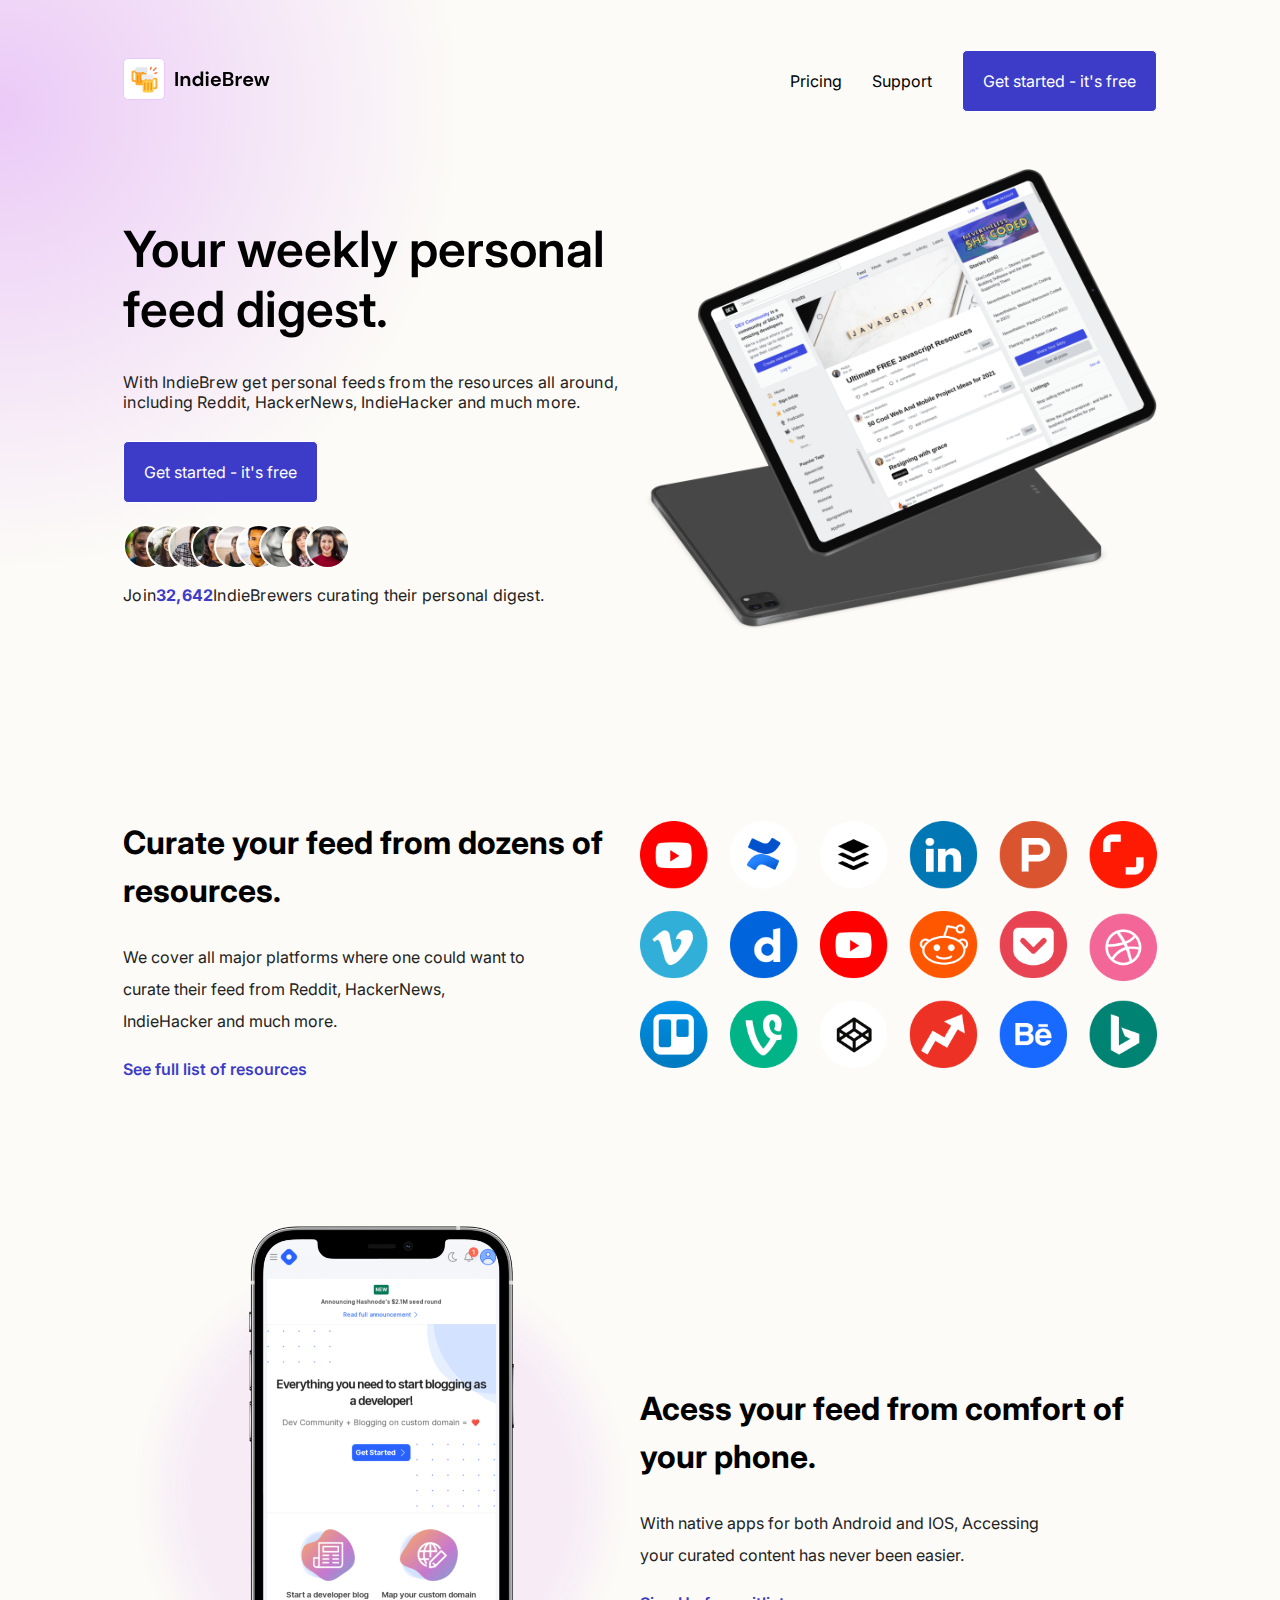
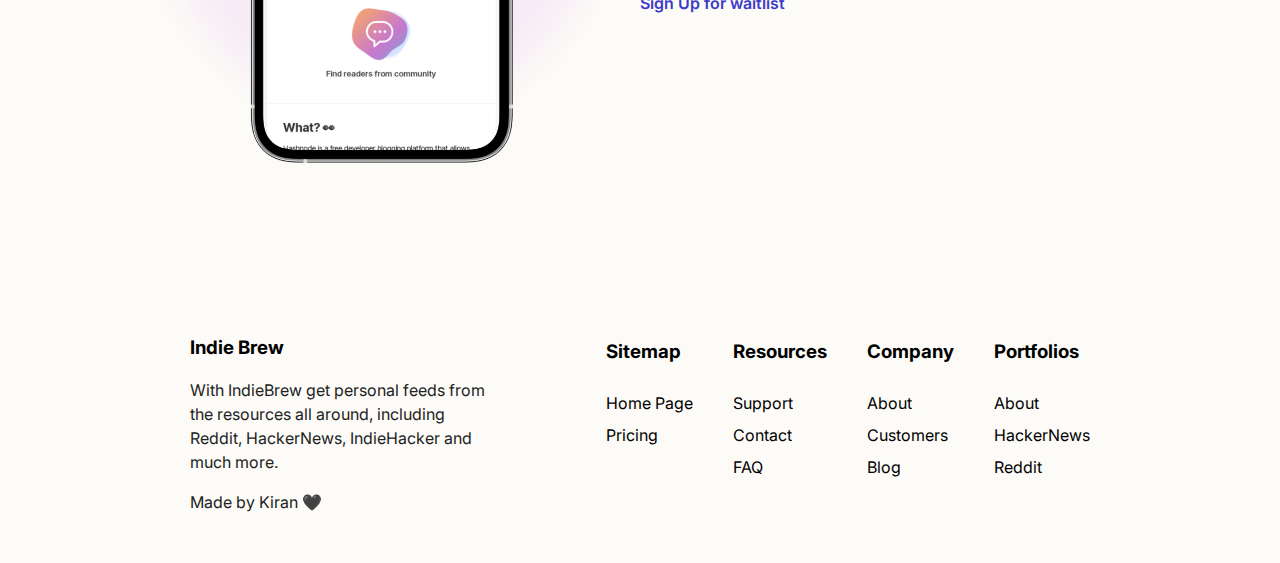
<file: index.html>
<!DOCTYPE html>
<html lang="en">
  <head>
    <meta charset="UTF-8" />
    <meta http-equiv="X-UA-Compatible" content="IE=edge" />
    <link rel="stylesheet" href="IndieBrew.css" />
    <meta name="viewport" content="width=device-width, initial-scale=1.0" />
    <title>IndieBrew Landing Page</title>
  </head>
  <body>
    <!-- ========== Header start========== -->

    <header>
      <!-- ===== Navigation start ===== -->

      <nav>
        <div class="logo">
          <img
            src="IndieBrew Starter Files\Assets\Logo.svg"
            alt="Indiebrew Logo"
          />
        </div>
 
        <div class="menu">
          <img
            class="menu-btn"
            src="IndieBrew Starter Files\Assets\Hamburger Menu.svg"
            alt="menu button"
          />
          <ul class="nav-links">
            <li><a>Pricing</a></li>
            <li><a>Support</a></li>
            <li><button  onclick="location.href='IndieBrew-signin.html'">Get started - it's free</button></li>
          </ul>
        </div>
      </nav>

      <!-- ===== Navigation ends ===== -->

      <!-- ===== Hero section starts ===== -->

      <main class="hero">
        <div class="leftHero">
          <h1>Your weekly personal feed digest.</h1>
          <p>
            With IndieBrew get personal feeds from the resources all around,
            including Reddit, HackerNews, IndieHacker and much more.
          </p>
          <button onclick="location.href='IndieBrew-signin.html'">Get started - it's free</button>
          <img
            src="IndieBrew Starter Files\Assets\User Avatars.svg"
            alt="Images of people using IndieBrew"
          />
          <p>
            Join<span><strong>32,642</strong></span
            >IndieBrewers curating their personal digest.
          </p>
        </div>

        <div class="rightHero">
          <img
            src="IndieBrew Starter Files\Assets\Feed Mockup.png"
            alt="tablet image with IndieBrew feed"
          />
        </div>
      </main>

      <!-- ===== Hero section ends ===== -->
    </header>

    <!-- ========== Header ends ========== -->

    <!-- ========== Section starts ========== -->

    <section class="infoSection">
      <div class="infoTextFirst">
        <h2>Curate your feed from dozens of resources.</h2>
        <p>
          We cover all major platforms where one could want to curate their feed
          from Reddit, HackerNews, IndieHacker and much more.
        </p>
        <p><a>See full list of resources</a></p>
      </div>
      <div class="infoLogos">
        <img
          src="IndieBrew Starter Files\Assets\Social Media Icons.png"
          alt="social media icons image"
        />
      </div>
      <div class="logoPhone">
        <img src="IndieBrew Starter Files\Assets\Phone Mockup.png" />
      </div>
      <div class="infoTextLast">
        <h2>Acess your feed from comfort of your phone.</h2>
        <p>
          With native apps for both Android and IOS, Accessing your curated
          content has never been easier.
        </p>
        <p><a>Sign Up for waitlist</a></p>
      </div>
    </section>

    <!-- ========== Section ends ========== -->

    <!-- ========== Footer starts ========== -->

    <footer>
      <div class="aboutCompany">
        <h3>Indie Brew</h3>
        <p>
          With IndieBrew get personal feeds from the resources all around,
          including Reddit, HackerNews, IndieHacker and much more.
        </p>
        <p>Made by Kiran 🖤</p>
      </div>
      <div class="footerlinnks">
        <div class="footerList1 footerlist">
          <ul>
            <li><h3>Sitemap</h3></li>
            <li>Home Page</li>
            <li>Pricing</li>
          </ul>
        </div>
        <div class="footerList2 footerlist">
          <ul>
            <li><h3>Resources</h3></li>
            <li>Support</li>
            <li>Contact</li>
            <li>FAQ</li>
          </ul>
        </div>
        <div class="footerList3 footerlist">
          <ul>
            <li><h3>Company</h3></li>
            <li>About</li>
            <li>Customers</li>
            <li>Blog</li>
          </ul>
        </div>
        <div class="footerList4 footerlist">
          <ul>
            <li><h3>Portfolios</h3></li>
            <li>About</li>
            <li>HackerNews</li>
            <li>Reddit</li>
          </ul>
        </div>
      </div>
    </footer>

    <!-- ========== Footer Ends ========== -->

    <!-- ============================= MarkUp Ends ================================ -->

    <script>


    </script>


  </body>
</html>
</file>
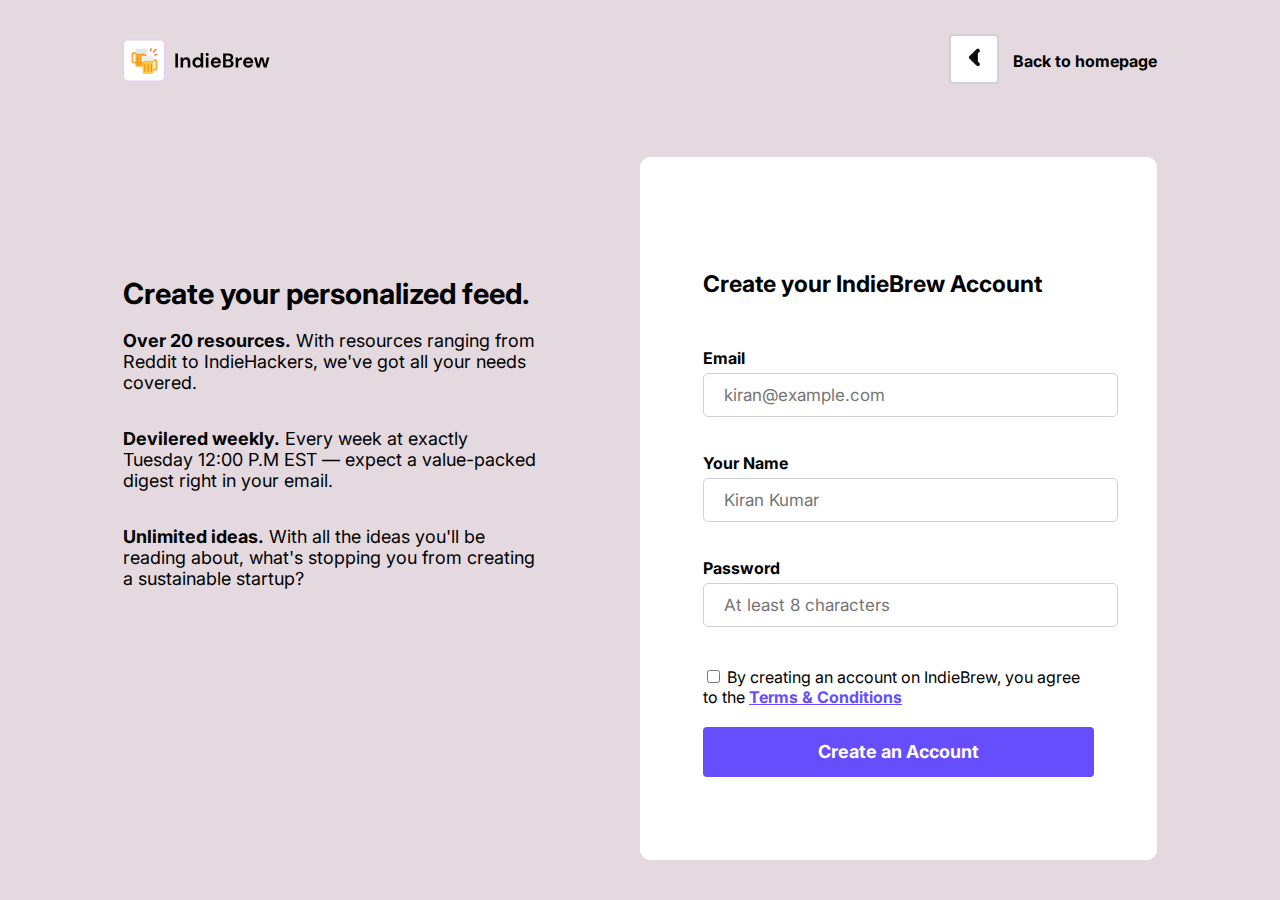
<file: IndieBrew-signin.html>
<!DOCTYPE html>
<html lang="en" dir="ltr">
  <head>
    <meta charset="utf-8">
    <meta name="viewport" content="width=device-width, initial-scale=1.0">
    <title>IndieBrew Sign Up Page</title>
    <link rel="stylesheet" href="IndieBrew-signin.css">
  </head>
  <body>
      <!-- ================== Header Starts =================== -->
    <header>
      <div class="nav-bar">
        <img src="IndieBrew Starter Files\Assets\Logo.svg" alt="logo-image">
        <div class="go-back">
          <button type="button"  onclick="location.href='index.html'"><img src="IndieBrew Starter Files\Assets\Back Arrow.svg" alt="back button"></button>
          <p>Back to homepage</p>
        </div>
      </div>
    </header>
    <!-- ================== Header ends =================== -->


    <!-- ====================== Section starts =================== -->

    <section>
      <div class="sign-up-text">
        <h1>Create your personalized feed.</h1>
        <div class="info">
          <p><span>Over 20 resources.</span> With resources ranging from Reddit to IndieHackers, we've got all your needs covered.</p>
        </div>
        <div class="info">
          <p><span>Devilered weekly.</span> Every week at exactly Tuesday 12:00 P.M EST — expect a value-packed digest right in your email.</p>
        </div>
        <div class="info">
          <p><span>Unlimited ideas.</span> With all the ideas you'll be reading about, what's stopping you from creating a sustainable startup?</p>
        </div>
      </div>
      <div class="sign-up-section">
        <h1>Create your IndieBrew Account</h1>
        <form action="index.html">
          <p>Email</p>
          <input class="typed-input" type="email" placeholder="kiran@example.com">
          <p>Your Name</p>
          <input type="text" class="typed-input" placeholder="Kiran Kumar">
          <p>Password</p>
          <input class="typed-input" type="password" placeholder="At least 8 characters">
        </form>
        <input type="checkbox">
        <p class="terms-and-conditions">
          By creating an account on IndieBrew, you agree to the <a href="#">Terms & Conditions</a>
        </p>
        <button type="button">Create an Account</button>
      </div>
    </section>

    <!-- ====================== Section ends =================== -->

  </body>
</html>
</file>
<file: IndieBrew.css>
@import url("https://fonts.googleapis.com/css2?family=Inter:wght@200;300;400;600;800&display=swap");

* {
  list-style: none;
  border-style: none;
  box-sizing: border-box;
  font-family: "Inter";
}

body {
  padding: 2% 9%;
  background: radial-gradient(circle at 0% 5%, #ebcaf7 0%, #fcfbf7 19%);
}
/* ========== Navigation Bar starts ========== */
nav {
  display: flex;
  align-items: center;
  justify-content: space-between;
}
.menu > img {
  display: none;
}
.menu > ul {
  display: flex;
  gap: 30px;
  align-items: center;
}
.logo,
.menu > ul,
.menu > ul > li {
  cursor: pointer;
}
.menu > ul > li:hover {
  color: rgb(60, 60, 200);
  text-decoration: underline;
}
button {
  border: 0.8px solid #fff;
  padding: 20px;
  font-size: 16px;
  background-color: rgb(60, 60, 200);
  color: #fff;
  border-radius: 5px;
  cursor: pointer;
}
button:hover {
  border: 0.8px solid rgb(60, 60, 200);
  border-radius: 50px;
  background-color: #fff;
  color: rgb(60, 60, 200);
}

/* ========== Navigation Bar ends ========== */

/* ========== Hero Section starts ========== */
header > .hero {
  height: 80%;
}
.hero {
  padding-top: 4%;
  display: flex;
  align-items: center;
  justify-content: space-between;
  padding-bottom: 15%;
}
.leftHero {
  width: 50%;
}
.leftHero > h1 {
  font-size: 50px;
  font-weight: 600;
}
.leftHero > p {
  color: #222;
  letter-spacing: 0.2px;
}
.leftHero > img {
  display: block;
  margin-top: 4%;
}
.leftHero > button {
  margin-top: 2.5%;
  cursor: pointer;
}
.leftHero > p > span {
  color: rgb(60, 60, 200);
}
.rightHero {
  width: 50%;
}
.rightHero > img {
  width: 100%;
}

/* =============== Hero Section ends ================ */

/* ==============Section Starts ================ */

.infoSection {
  display: flex;
  flex-wrap: wrap;
  align-items: center;
  justify-content: space-between;
  padding-bottom: 150px;
}
.infoSection > .infoTextFirst {
  width: 50%;
}
.infoSection > .infoLogos {
  width: 50%;
}
.infoTextFirst > h2 {
  font-size: 32px;
  line-height: 3rem;
}
.infoTextFirst > p {
  line-height: 2rem;
  color: #222;
  width: 80%;
}
.infoTextFirst > p > a {
  color: rgb(60, 60, 200);
  font-weight: 600;
  cursor: pointer;
}
.infoTextFirst > p > a:hover {
  text-decoration: underline;
}
.infoLogos > img {
  width: 100%;
}
.infoSection > .logoPhone {
  width: 50%;
  align-items: center;
  justify-content: space-between;
  padding-top: 125px;
}
.logoPhone > img {
  width: 100%;
}
.infoSection > .infoTextLast {
  width: 50%;
  padding-top: 125px;
}
.infoTextLast > h2 {
  font-size: 32px;
  line-height: 3rem;
}
.infoTextLast > p {
  line-height: 2rem;
  color: #222;
  width: 80%;
}
.infoTextLast > p > a {
  color: rgb(60, 60, 200);
  font-weight: 600;
  cursor: pointer;
}
.infoTextLast > p > a:hover {
  text-decoration: underline;
}

/* ============== Section Ends ================ */

/* ============== Footer Starts ===============*/

footer {
  display: flex;
  align-items: center;
  justify-content: space-evenly;
  align-items: stretch;
}
.aboutCompany {
  width: 30%;
}
.aboutCompany > p {
  line-height: 1.5rem;
  color: #222;
}
.footerlinnks {
  display: flex;
}
.footerlist > ul > li {
  line-height: 2rem;
  cursor: pointer;
}
.footerlist > ul > li:hover {
  text-decoration: underline;
}
.footerlist > ul > li:first-child:hover {
  text-decoration: none;
}
/* ============== Footer Ends ===============*/

/* ============== Media Queries Starts ===============*/

/* ======================== Tablet screens and Small size Laptops starts ============================ */

@media only screen and (min-width: 670px) and (max-width: 1050px) {
  body {
    margin: 0% auto;
    padding: 2% 2%;
    width: 90%;
  }
  /* =========== Header starts =========== */
  h1 {
    font-size: 38px !important;
    font-weight: 600;
  }

  main {
    flex-direction: column-reverse;
    margin-top: 0;
  }
  .menu > ul > li {
    font-size: 12px;
  }
  button {
    font-size: 14px;
  }
  .leftHero > p {
    font-size: 12px;
    line-height: 1rem;
  }

  /* =========== Header ends =========== */

  /* =========== Section starts =========== */

  .infoSection > .infoTextFirst > h2 {
    font-size: 20px;
    line-height: 1.5rem;
  }
  .infoSection > .infoTextFirst > p {
    font-size: 12px;
    line-height: 1rem;
  }
  .infoSection > .infoTextLast > h2 {
    font-size: 20px;
    line-height: 1.5rem;
  }
  .infoSection > .infoTextLast > p {
    font-size: 12px;
    line-height: 1rem;
  }

  /* =========== Section ends =========== */

  /* =========== Footer starts ============= */
  footer {
    justify-content: space-between;
  }
  footer > .aboutCompany {
    width: 50%;
  }
  .aboutCompany > h3 {
    font-size: 13px;
  }
  .aboutCompany > p {
    font-size: 10px;
    line-height: 20px;
  }
  footer > .footerlinnks {
    width: 40%;
    flex-wrap: wrap;
  }
  footer > h3 {
    font-size: 13px;
  }
  .footerlinnks > .footerlist {
    font-size: 10px;
    line-height: 20px;
  }
}
/* =========== Footer ends ============= */

/* ======================== Tablet screens and Small size Laptops ends ============================ */

/* ==================================== Mobile Screens ============================================ */

@media only screen and (min-width: 240px) and (max-width: 669px) {
  body {
    margin: 0% auto;
    padding: 10% 5% !important;
    width: 100%;
    background: radial-gradient(circle at 0% 5%, #ebcaf7 0%, #fcfbf7 19%);
    background-repeat: no-repeat;
  }

  /* ========== Header Starts =========== */

  /* ========== Navigation starts =========== */
  nav {
    justify-content: space-between;
  }
  nav > .menu > ul {
    display: none;
  }
  nav > .menu > img {
    display: block;
  }
  /* =========== Navigation ends ========== */

  /* =========== Hero Starts ========== */

  .hero {
    flex-direction: column-reverse;
    margin-top: 13%;
  }
  .leftHero {
    width: 100%;
  }
  .leftHero > p {
    line-height: 1.3em;
  }
  .rightHero {
    width: 100%;
  }

  /* =========== Hero Ends ========== */

  /* ======================= Header Ends ======================= */

  /* ======================= Section Starts ===================== */

  section {
    flex-direction: column;
    padding-bottom: 75px !important;
  }
  section>.infoSection{
    padding-bottom: 0px;

  }
  .infoSection>.infoLogos{
    order: -1;
    width: 100%;
  }
  .infoSection>.infoTextFirst{
    order: 0;
    width: 100%;
  }
  .infoSection>.infoTextFirst>p{
    width: 100%;
  }
  .infoSection>.logoPhone{
    order: 1;
    width: 100%;
    padding: 40px;
  }
  .infoSection>.infoTextLast{
    order: 1;
    width: 100%;
    padding-bottom: 0px;
    padding-top: 0px;
  }
  .infoSection>.infoTextLast>p{
    width: 100%;
  }
  /* ========================== Section Ends =========================== */


  /* ========================== Footer Starts =========================== */

  footer{
    flex-direction: column;
  }
  footer h3{
    margin-bottom: 8px;
  }  

  .aboutCompany{
    width: 100%;
  }
  .aboutCompany>h3 + p{
    font-size: 0.8rem;
  }
  .footerlinnks{
    width: 100%;
    flex-wrap: wrap;
    flex-basis: 50%;
  }
  .footerlist{
    width: 50%;
  }
  .footerlist>ul{
    padding: 0%;
    font-size: 0.8rem;
  }
  .footerlist > ul > li {
    line-height: 1.5rem;
  }

}

  /* ========================== Footer Ends =========================== */
</file>
<file: IndieBrew-signin.css>
@import url('https://fonts.googleapis.com/css2?family=Inter:wght@200;300;400;600;800&display=swap');

* {
  font-family: 'Inter', sans-serif;
}
body {
  padding: 2% 9%;
  background-color: rgb(228, 217, 223);
}
.nav-bar {
  display: flex;
  justify-content: space-between;
}
.nav-bar p {
  display: inline-block;
  font-weight: bold;
}
.nav-bar button {
  background-color: #fff;
  width: 50px;
  height: 50px;
  border: 2px solid rgb(208, 208, 215);
  margin-right: 10px;
}
section {
  display: flex;
  margin-top: 70px;
  justify-content: space-between;
}
.sign-up-text {
  margin-top: 100px;
  width: 40%;
}
.info {
  margin-bottom: 35px;
}
.sign-up-text h1 {
  font-size: 29px;
}
.sign-up-text p {
  font-size: 18px;
}
.sign-up-text span {
  font-weight: bold;
}
.sign-up-section {
  width: 50%;
  border: 1px solid #fff;
  border-radius: 10px;
  padding: 6%;
  box-sizing: border-box;
  background-color: #fff;
}
.sign-up-section h1 {
  font-size: 23px;
  margin: 50px 0;
}
.terms-and-conditions {
  display: inline;
}
.terms-and-conditions a {
  font-weight: bold;
  color: rgb(102, 78, 252);
  text-decoration: underline;
}
form {
  margin-bottom: 20px;
}
form p {
  margin-bottom: 0;
  font-weight: bold;
  font-size: 16px;
}
.sign-up-section button {
  display: block;
  width: 100%;
  margin: 20px 0;
  font-size: 18px;
}
.already-have-an-account {
  text-align: center;
}
form img {
  position: absolute;
  margin-top: 16px;
  margin-left: 26%;
}
.typed-input {
  font-size: 17px;
  height: 40px;
  width: 100%;
  padding-left: 20px;
  margin: 5px 0 20px 0;
  border-radius: 5px;
  border: 1px solid rgb(208, 208, 215);
}
button {
  width: 130px;
  height: 50px;
  border-radius: 4px;
  font-weight: bold;
  background-color: rgb(102, 78, 252);
  color: #fff;
  border: 0;
  transition: .5s;
  cursor: pointer;
}
button:hover {
  background-color: transparent;
  color: rgb(77, 19, 209);
  border-radius: 50px;
  border: 1px solid rgb(77, 19, 209);
  transition: .5s;
  opacity: 1 !important;
}

@media only screen and (min-width: 670px) and (max-width: 1050px) {
  body {
    padding: 2% 3%;
  }
  h1 {
    font-weight: 600;
  }
  section {
    flex-direction: column;
    margin-top: 0;
  }
  .sign-up-text {
    margin-top: 35px;
    width: 100%;
  }
  .sign-up-text h1 {
    font-size: 41px;
  }
  .sign-up-text p {
    font-size: 20px;
  }
  .sign-up-section {
    width: 100%;
    padding: 5%;
  }
  .sign-up-section h1 {
    font-size: 28px;
  }
}
@media only screen and (min-width: 300px) and (max-width: 669px) {
  body {
    padding: 2% 2%;
  }
  .nav-bar p {
    display: none;
  }
  section {
    flex-direction: column;
    margin-top: 0;
  }
  section h1 {
    font-size: 28px;
    font-weight: 600;
  }
  .sign-up-text {
    margin-top: 35px;
    width: 100%;
  }
  .sign-up-text p {
    font-size: 15px;
  }
  .sign-up-section {
    width: 100%;
    padding: 5%;
  }
  .sign-up-section h1 {
    font-size: 22px;
  }
  form p {
    font-weight: 600;
  }
  .typed-input {
    width: 90%;
  }
}
</file>
